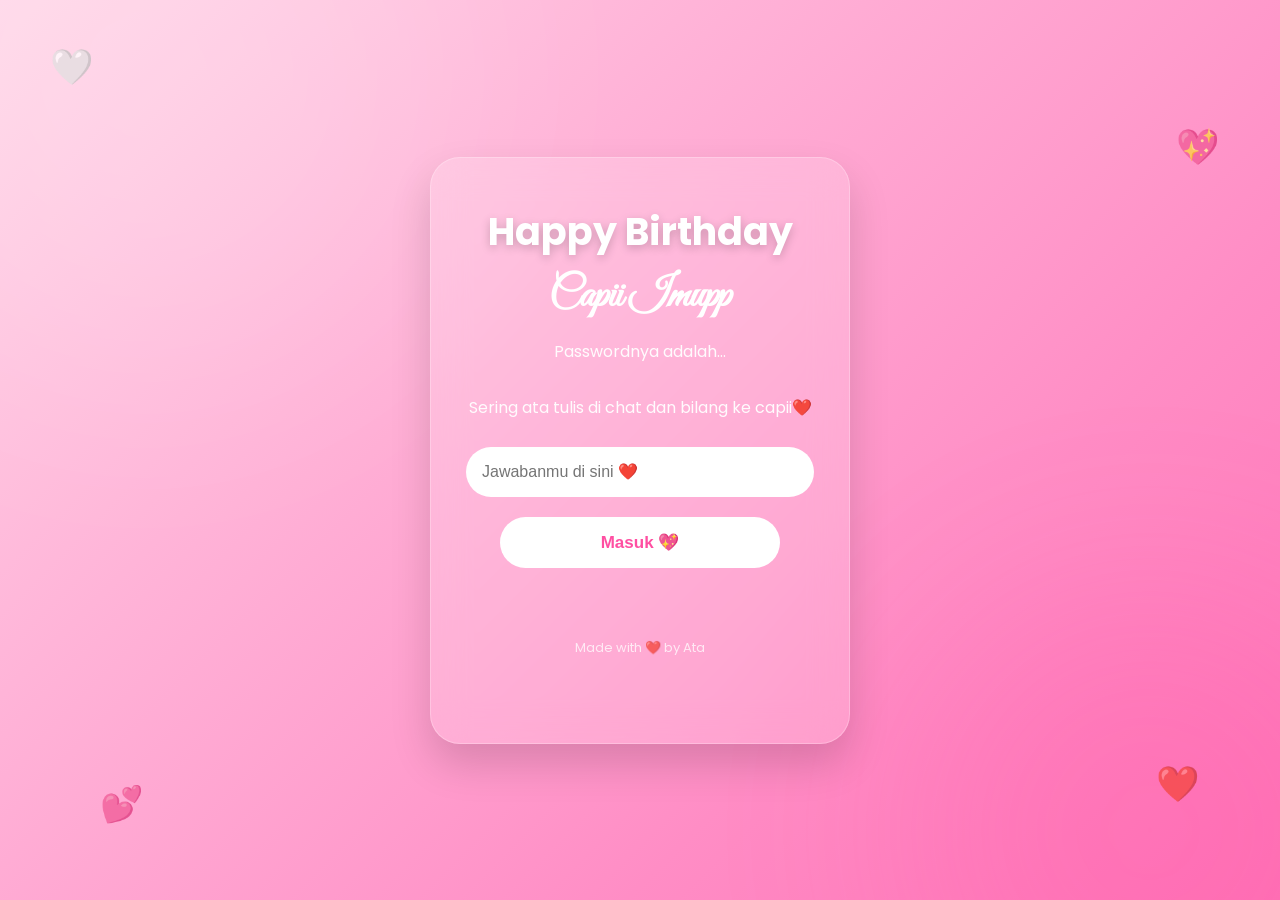
<file: index.html>
<!DOCTYPE html>
<html lang="id">

<head>

    <meta charset="UTF-8">

    <meta name="viewport" content="width=device-width, initial-scale=1.0">

    <meta name="description" content="Happy Birthday Capii ❤️">

    <title>Happy Birthday Capii ❤️</title>

    <!-- Google Font -->
    <link rel="preconnect" href="https://fonts.googleapis.com">

    <link rel="preconnect" href="https://fonts.gstatic.com" crossorigin>

    <link href="https://fonts.googleapis.com/css2?family=Poppins:wght@300;400;500;600;700&family=Great+Vibes&display=swap" rel="stylesheet">

    <!-- CSS -->
    <link rel="stylesheet" href="style.css">

</head>

<body>

    <!-- Floating Hearts -->

    <div class="heart h1">🤍</div>
    <div class="heart h2">💖</div>
    <div class="heart h3">💕</div>
    <div class="heart h4">❤️</div>

    <!-- Login -->

    <div class="container">

        <div class="card">

            <h1>Happy Birthday</h1>

            <div class="love">
            </div>

            <h2 class="subtitle">
                Capii Imupp
            </h2>

            <p class="hint">

                Passwordnya adalah...

                <br><br>

                Sering ata tulis di chat dan bilang ke capii❤️

            </p>

            <input
                type="password"
                id="password"
                maxlength="30"
                autocomplete="off"
                placeholder="Jawabanmu di sini ❤️">

            <button onclick="checkPassword()">

                Masuk 💖

            </button>

            <p class="error" id="error"></p>

            <div class="footer">

                Made with ❤️ by Ata

            </div>

        </div>

    </div>

    <script src="script.js"></script>

</body>

</html>
</file>
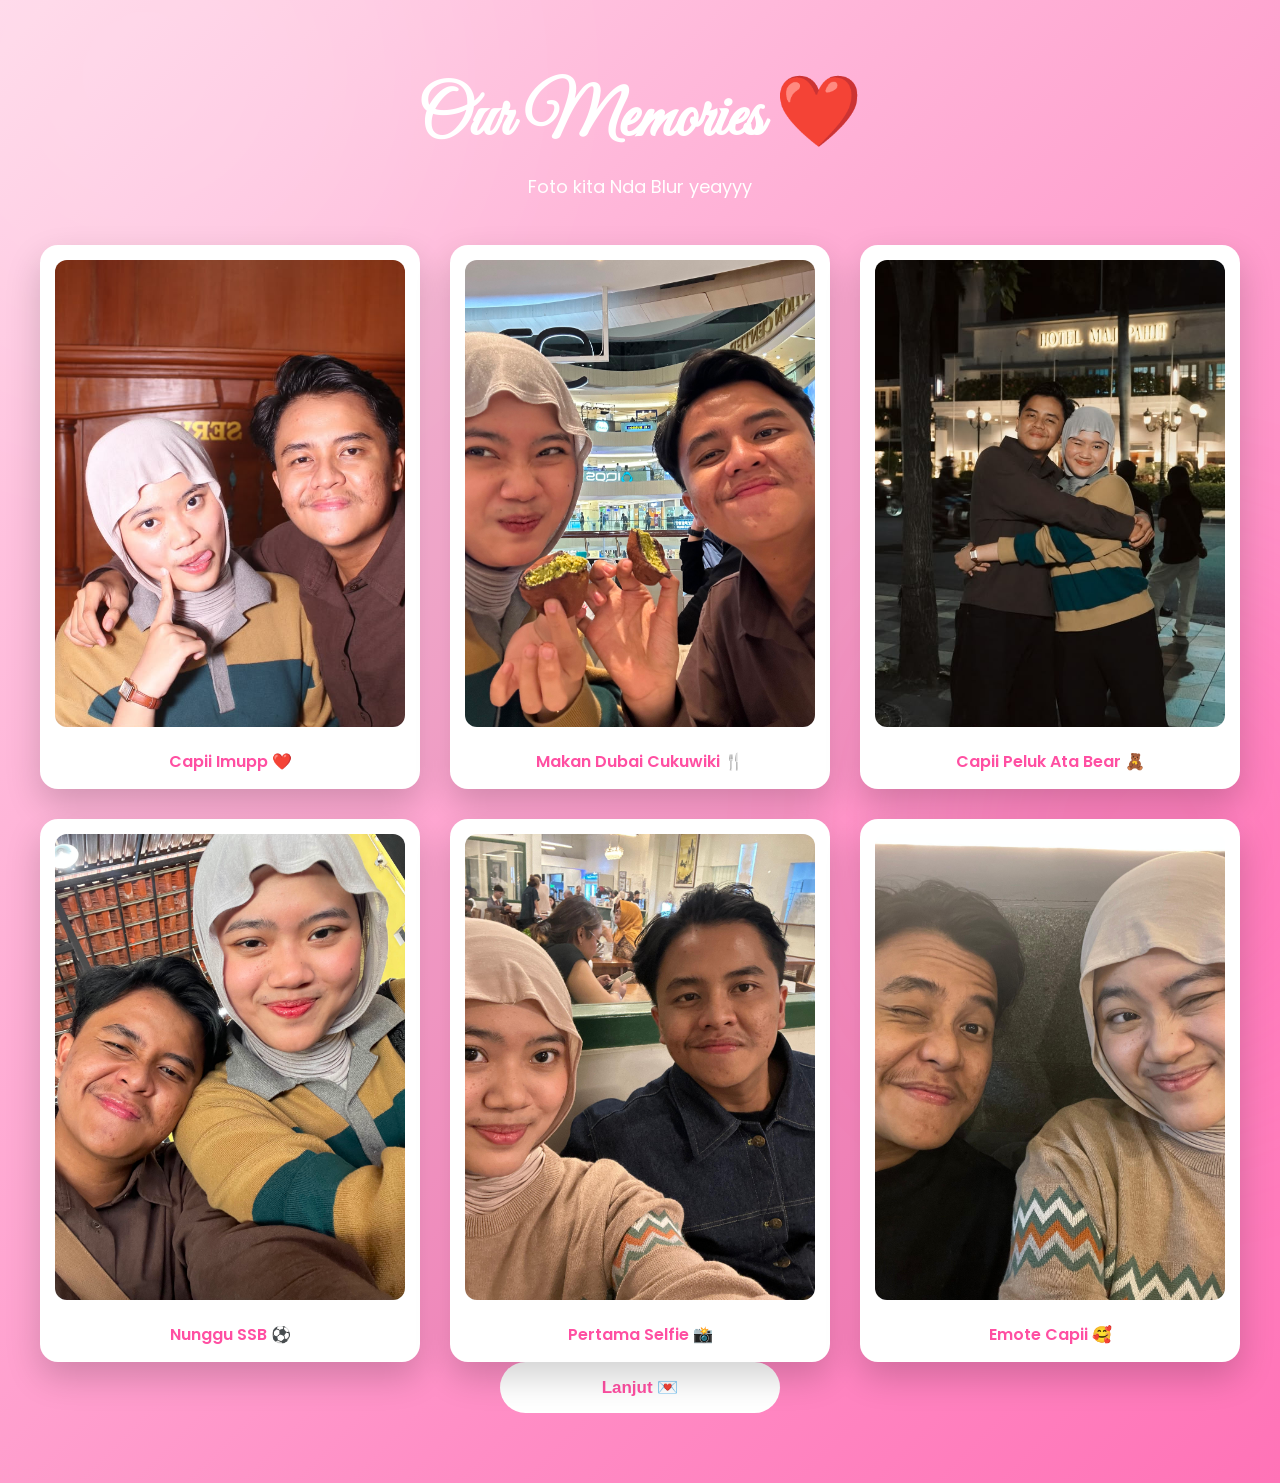
<file: pages/gallery.html>
<!DOCTYPE html>
<html lang="id">

<head>

    <meta charset="UTF-8">
    <meta name="viewport" content="width=device-width, initial-scale=1.0">

    <title>Gallery ❤️</title>

    <link rel="stylesheet" href="../style.css">

    <link href="https://fonts.googleapis.com/css2?family=Poppins:wght@300;400;600;700&family=Great+Vibes&display=swap" rel="stylesheet">

</head>

<body>

    <!-- Musik -->
    <audio id="galleryMusic" loop preload="auto">
        <source src="../assets/music/gallery.mp3" type="audio/mpeg">
    </audio>

    <div class="gallery-page">

        <h1>Our Memories ❤️</h1>

        <p>Foto kita Nda Blur yeayyy</p>

        <div class="gallery">

            <div class="photo">
                <img src="../assets/images/foto1.jpg" alt="Foto 1">
                <span>Capii Imupp ❤️</span>
            </div>

            <div class="photo">
                <img src="../assets/images/foto2.jpg" alt="Foto 2">
                <span>Makan Dubai Cukuwiki 🍴</span>
            </div>

            <div class="photo">
                <img src="../assets/images/foto3.jpg" alt="Foto 3">
                <span>Capii Peluk Ata Bear 🧸</span>
            </div>

            <div class="photo">
                <img src="../assets/images/foto4.jpg" alt="Foto 4">
                <span>Nunggu SSB ⚽</span>
            </div>

            <div class="photo">
                <img src="../assets/images/foto5.jpg" alt="Foto 5">
                <span>Pertama Selfie 📸</span>
            </div>

            <div class="photo">
                <img src="../assets/images/foto6.jpg" alt="Foto 6">
                <span>Emote Capii 🥰</span>
            </div>

        </div>

        <button onclick="goToLetter()">
            Lanjut 💌
        </button>

    </div>

<script>

const music = document.getElementById("galleryMusic");

music.volume = 0.35;

// Mencegah play dipanggil berkali-kali
let musicStarted = false;

function playMusic(){

    if(musicStarted) return;

    musicStarted = true;

    music.play().catch(() => {

        console.log("Browser memerlukan interaksi pengguna.");

    });

}

// Coba autoplay (desktop)
window.addEventListener("load", playMusic);

// Jika autoplay diblokir, interaksi pertama akan memulai musik
document.addEventListener("pointerdown", playMusic, { once:true });

function goToLetter(){

    music.pause();
    music.currentTime = 0;

    window.location.href = "letter.html";

}

</script>

</body>
</html>
</file>
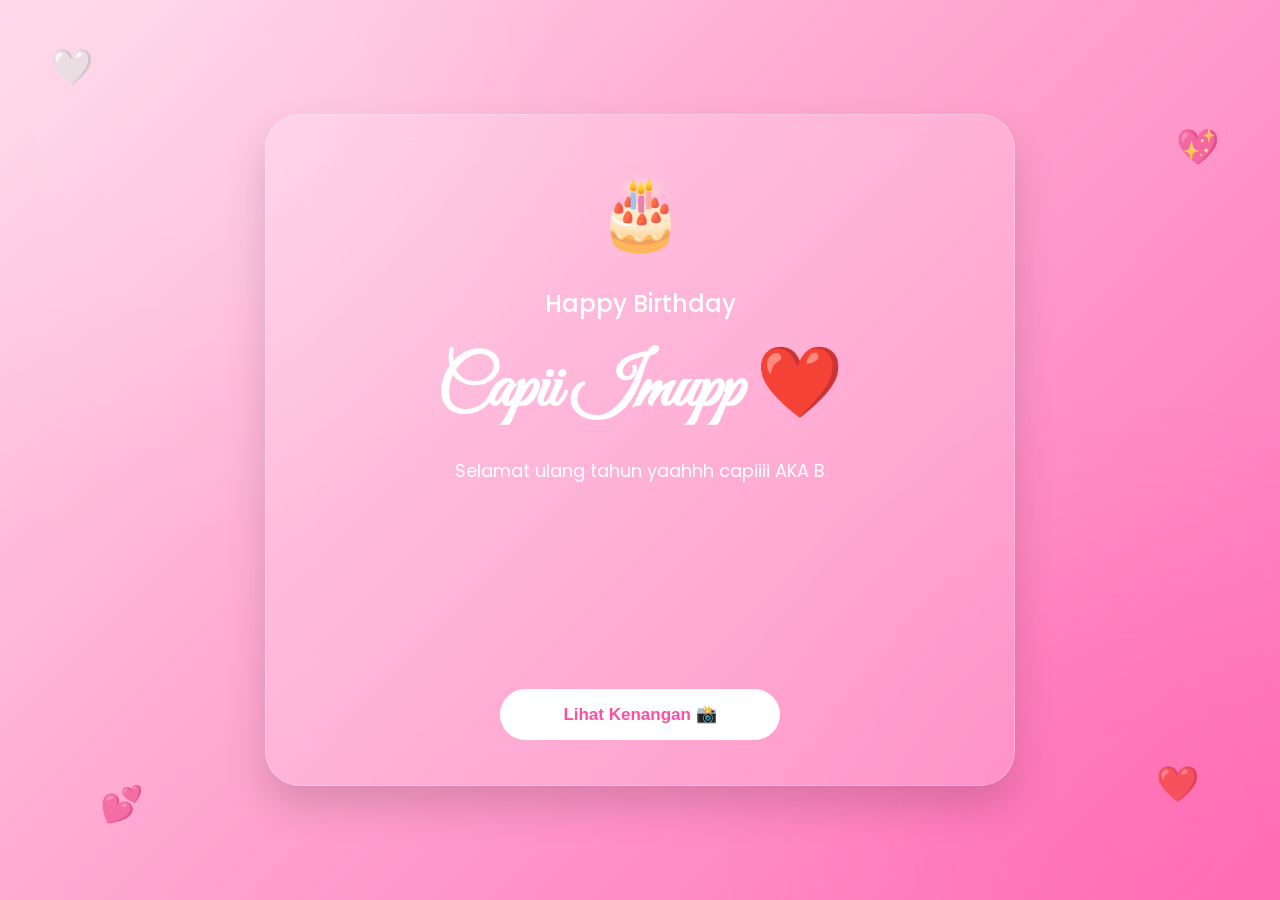
<file: pages/home.html>
<!DOCTYPE html>
<html lang="id">

<head>

    <meta charset="UTF-8">
    <meta name="viewport" content="width=device-width, initial-scale=1.0">

    <title>Happy Birthday ❤️</title>

    <!-- Font -->
    <link href="https://fonts.googleapis.com/css2?family=Poppins:wght@300;400;500;600;700&family=Great+Vibes&display=swap" rel="stylesheet">

    <!-- CSS -->
    <link rel="stylesheet" href="../style.css">

</head>

<body>

    <!-- Floating Hearts -->
    <div class="heart h1">🤍</div>
    <div class="heart h2">💖</div>
    <div class="heart h3">💕</div>
    <div class="heart h4">❤️</div>

    <section class="birthday-page">

        <div class="birthday-card">

            <div class="birthday-icon">
                🎂
            </div>

            <h3>Happy Birthday</h3>

            <h1>Capii Imupp ❤️</h1>

            <p id="typing"></p>

            <button onclick="nextPage()">
                Lihat Kenangan 📸
            </button>

        </div>

    </section>

    <script src="../script.js"></script>

</body>

</html>
</file>
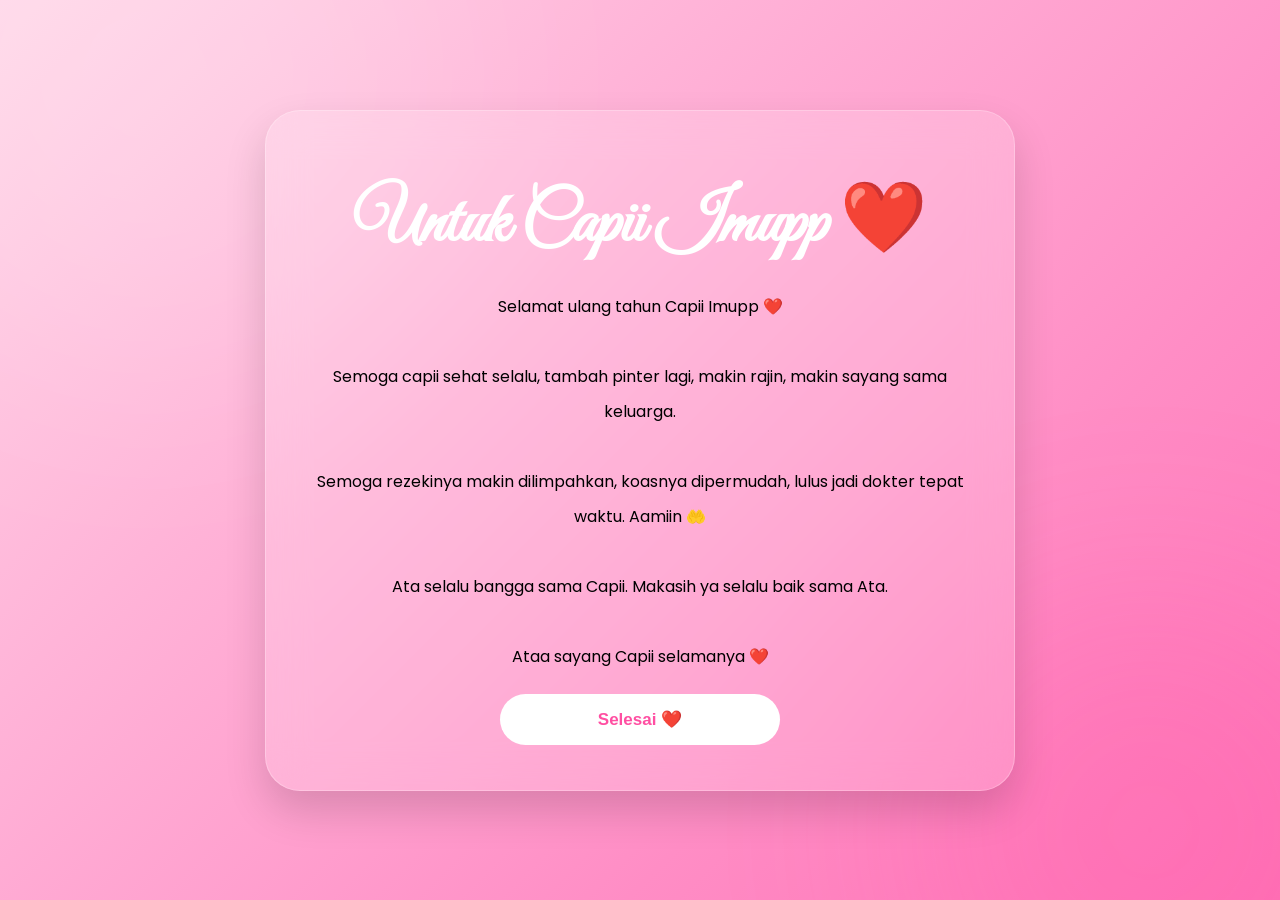
<file: pages/letter.html>
<!DOCTYPE html>
<html lang="id">

<head>

<meta charset="UTF-8">
<meta name="viewport" content="width=device-width, initial-scale=1.0">

<title>Untukmu ❤️</title>

<link rel="stylesheet" href="../style.css">

<link href="https://fonts.googleapis.com/css2?family=Great+Vibes&family=Poppins:wght@300;400;500;600;700&display=swap" rel="stylesheet">

</head>

<body>

<!-- Musik -->
<audio id="letterMusic" loop preload="auto">
    <source src="../assets/music/lagu1.mp3" type="audio/mpeg">
</audio>

<div class="birthday-page">

    <div class="birthday-card" id="letterCard">

        <h1>Untuk Capii Imupp ❤️</h1>

        <p style="line-height:35px">

            Selamat ulang tahun Capii Imupp ❤️

            <br><br>

            Semoga capii sehat selalu,
            tambah pinter lagi,
            makin rajin,
            makin sayang sama keluarga.

            <br><br>

            Semoga rezekinya makin dilimpahkan,
            koasnya dipermudah,
            lulus jadi dokter tepat waktu.

            Aamiin 🤲

            <br><br>

            Ata selalu bangga sama Capii.

            Makasih ya selalu baik sama Ata.

            <br><br>

            Ataa sayang Capii selamanya ❤️

        </p>

        <button class="finish-btn" onclick="finishLetter()">

            Selesai ❤️

        </button>

    </div>

</div>

<!-- Closing Envelope -->

<div id="closingEnvelope" class="closing-envelope">

    <div class="envelope2">

        <div class="top"></div>

        <div class="bottom"></div>

        <div class="love">❤️</div>

    </div>

</div>

<script>

const music = document.getElementById("letterMusic");

music.volume = 0.3;

// Browser desktop biasanya mengizinkan autoplay
window.addEventListener("load", () => {

    music.play().catch(() => {

        console.log("Menunggu interaksi pengguna...");

    });

});

// Interaksi pertama di HP
document.body.addEventListener("click", function(){

    if(music.paused){

        music.play();

    }

},{once:true});

// Tombol selesai
function finishLetter(){

    music.pause();

    document.getElementById("letterCard").style.display="none";

    document.getElementById("closingEnvelope").classList.add("show");

    setTimeout(()=>{

        window.location.href="../index.html";

    },3500);

}

</script>

</body>
</html>
</file>
<file: style.css>
/* =====================================================
   HAPPY BIRTHDAY WEBSITE
   PART 1
   Reset • Background • Login • Animations
===================================================== */

/* Google Font */
@import url('https://fonts.googleapis.com/css2?family=Poppins:wght@300;400;500;600;700&family=Great+Vibes&display=swap');

/* =========================
        RESET
========================= */

*{
    margin:0;
    padding:0;
    box-sizing:border-box;
}

html{
    scroll-behavior:smooth;
}

body{

    font-family:'Poppins',sans-serif;

    background:linear-gradient(
        135deg,
        #ffd6e8 0%,
        #ffb6d9 30%,
        #ff8dc5 70%,
        #ff73b7 100%
    );

    min-height:100vh;

    overflow-x:hidden;

    position:relative;

}

/* =========================
        BACKGROUND
========================= */

body::before{

    content:"";

    position:fixed;

    width:650px;
    height:650px;

    border-radius:50%;

    top:-250px;
    left:-180px;

    background:white;

    opacity:.15;

    filter:blur(120px);

    z-index:-2;

}

body::after{

    content:"";

    position:fixed;

    width:500px;
    height:500px;

    border-radius:50%;

    bottom:-180px;
    right:-120px;

    background:#ff4fa2;

    opacity:.18;

    filter:blur(100px);

    z-index:-2;

}

/* =========================
        CONTAINER
========================= */

.container{

    width:100%;

    min-height:100vh;

    display:flex;

    justify-content:center;

    align-items:center;

    padding:25px;

}

/* =========================
        LOGIN CARD
========================= */

.card{

    width:min(95%,420px);

    background:rgba(255,255,255,.18);

    backdrop-filter:blur(18px);

    border:1px solid rgba(255,255,255,.25);

    border-radius:30px;

    padding:45px 35px;

    text-align:center;

    box-shadow:0 20px 40px rgba(0,0,0,.15);

    animation:fadeUp 1s;

}

.card h1{

    color:white;

    font-size:clamp(28px,5vw,38px);

    margin-bottom:10px;

    text-shadow:0 3px 10px rgba(0,0,0,.2);

}

.card p{

    color:white;

    line-height:28px;

    margin-bottom:25px;

}

/* =========================
        HEART
========================= */

.love{

    font-size:55px;

    margin:20px 0;

    animation:heartbeat 1.8s infinite;

}

/* =========================
        INPUT
========================= */

input{

    width:100%;

    padding:16px;

    border:none;

    outline:none;

    border-radius:50px;

    font-size:16px;

    margin-bottom:20px;

    transition:.35s;

}

input:focus{

    transform:scale(1.02);

    box-shadow:0 0 20px rgba(255,79,162,.5);

}

/* =========================
        BUTTON
========================= */

button{

    width:100%;

    max-width:280px;

    padding:15px;

    border:none;

    border-radius:50px;

    cursor:pointer;

    background:white;

    color:#ff4fa2;

    font-size:17px;

    font-weight:600;

    transition:.35s;

}

button:hover{

    background:#ff4fa2;

    color:white;

    transform:translateY(-3px);

    box-shadow:0 15px 30px rgba(255,79,162,.4);

}

/* =========================
        ERROR
========================= */

.error{

    margin-top:20px;

    color:white;

    font-weight:600;

}

/* =========================
    FLOATING HEARTS
========================= */

.heart{

    position:fixed;

    font-size:35px;

    opacity:.7;

    animation:floatHeart 8s ease-in-out infinite;

    user-select:none;

}

.h1{

    top:40px;
    left:50px;

}

.h2{

    top:120px;
    right:60px;

    animation-delay:2s;

}

.h3{

    bottom:70px;
    left:100px;

    animation-delay:4s;

}

.h4{

    bottom:90px;
    right:80px;

    animation-delay:6s;

}

/* =========================
        ANIMATIONS
========================= */

@keyframes floatHeart{

    0%{

        transform:translateY(0);

    }

    50%{

        transform:translateY(-20px);

    }

    100%{

        transform:translateY(0);

    }

}

@keyframes heartbeat{

    0%{

        transform:scale(1);

    }

    25%{

        transform:scale(1.15);

    }

    50%{

        transform:scale(.95);

    }

    75%{

        transform:scale(1.1);

    }

    100%{

        transform:scale(1);

    }

}

@keyframes fadeUp{

    from{

        opacity:0;

        transform:translateY(35px);

    }

    to{

        opacity:1;

        transform:translateY(0);

    }

}

.shake{

    animation:shake .45s;

}

@keyframes shake{

    0%{transform:translateX(0);}
    25%{transform:translateX(-8px);}
    50%{transform:translateX(8px);}
    75%{transform:translateX(-8px);}
    100%{transform:translateX(0);}

}

/* =========================
    RESPONSIVE LOGIN
========================= */

@media (max-width:768px){

    .card{

        padding:35px 25px;

    }

}

@media (max-width:480px){

    .card{

        width:95%;

        padding:30px 20px;

    }

    .card h1{

        font-size:30px;

    }

    .love{

        font-size:45px;

    }

    input{

        font-size:15px;

    }

    button{

        width:100%;

    }

}

/* =====================================================
   HAPPY BIRTHDAY WEBSITE
   PART 2
   Home • Gallery • Letter • Closing Envelope
===================================================== */

/* =========================
        HOME PAGE
========================= */

.birthday-page{

    width:100%;

    min-height:100vh;

    display:flex;

    justify-content:center;

    align-items:center;

    padding:40px 20px;

}

.birthday-card{

    width:min(92%,750px);

    background:rgba(255,255,255,.18);

    backdrop-filter:blur(20px);

    border:1px solid rgba(255,255,255,.25);

    border-radius:35px;

    padding:45px;

    text-align:center;

    box-shadow:0 20px 40px rgba(0,0,0,.15);

    animation:fadeUp 1s;

}

.birthday-icon{

    font-size:70px;

    margin-bottom:20px;

    animation:heartbeat 2s infinite;

}

.birthday-card h3{

    color:white;

    font-size:24px;

    font-weight:500;

}

.birthday-card h1{

    font-family:'Great Vibes',cursive;

    color:white;

    font-size:clamp(45px,7vw,70px);

    margin:20px 0;

}

#typing{

    color:white;

    line-height:34px;

    font-size:18px;

    min-height:180px;

    margin-bottom:35px;

}

/* =========================
        GALLERY
========================= */

.gallery-page{

    width:100%;

    min-height:100vh;

    padding:70px 40px;

    text-align:center;

}

.gallery-page h1{

    color:white;

    font-family:'Great Vibes',cursive;

    font-size:clamp(45px,7vw,70px);

    margin-bottom:10px;

}

.gallery-page p{

    color:white;

    margin-bottom:45px;

    font-size:18px;

}

.gallery{

    display:grid;

    grid-template-columns:repeat(auto-fit,minmax(240px,1fr));

    gap:30px;

}

/* =========================
        PHOTO CARD
========================= */

.photo{

    background:white;

    padding:15px;

    border-radius:18px;

    transition:.4s;

    cursor:pointer;

    box-shadow:0 15px 35px rgba(0,0,0,.18);

}

.photo:hover{

    transform:translateY(-10px) rotate(-2deg);

}

.photo img{

    width:100%;

    aspect-ratio:3/4;

    object-fit:cover;

    border-radius:12px;

}

.photo span{

    display:block;

    margin-top:15px;

    color:#ff4fa2;

    font-weight:600;

}

/* =========================
        LETTER PAGE
========================= */

.letter-title{

    font-family:'Great Vibes',cursive;

    color:white;

    font-size:60px;

    margin-bottom:20px;

}

.letter-text{

    color:white;

    line-height:36px;

    font-size:18px;

    text-align:justify;

    margin:35px 0;

}

/* =========================
        FINISH BUTTON
========================= */

.finish-btn{

    margin-top:30px;

}

/* =========================
    CLOSING ENVELOPE
========================= */

.closing-envelope{

    position:fixed;

    inset:0;

    display:flex;

    justify-content:center;

    align-items:center;

    flex-direction:column;

    background:linear-gradient(135deg,#ffd6e8,#ff73b7);

    opacity:0;

    visibility:hidden;

    transition:1s;

    z-index:9999;

}

.closing-envelope.show{

    opacity:1;

    visibility:visible;

}

/* =========================
        ENVELOPE
========================= */

.envelope2{

    width:260px;

    height:180px;

    position:relative;

    animation:floatHeart 2.5s infinite;

}

.bottom{

    width:260px;

    height:150px;

    position:absolute;

    bottom:0;

    background:white;

    border-radius:0 0 18px 18px;

    box-shadow:0 20px 40px rgba(0,0,0,.2);

}

.top{

    width:0;

    height:0;

    position:absolute;

    border-left:130px solid transparent;

    border-right:130px solid transparent;

    border-top:90px solid #ffd5e5;

    z-index:2;

}

.love{

    position:absolute;

    left:50%;

    top:70px;

    transform:translateX(-50%);

    font-size:42px;

    z-index:5;

}

/* =========================
    CLOSING TEXT
========================= */

.closing-envelope p{

    color:white;

    margin-top:35px;

    font-size:26px;

    font-weight:600;

}

/* =========================
        BUTTON
========================= */

.birthday-card button{

    margin-top:20px;

}

/* =========================
    PHOTO SHADOW
========================= */

.photo::after{

    content:"";

    position:absolute;

    inset:0;

    border-radius:18px;

    pointer-events:none;

}

/* =========================
    RESPONSIVE TABLET
========================= */

@media(max-width:768px){

    .birthday-card{

        padding:35px 25px;

    }

    .gallery-page{

        padding:50px 20px;

    }

    .gallery{

        gap:20px;

    }

}

/* =========================
    RESPONSIVE MOBILE
========================= */

@media(max-width:480px){

    .birthday-card{

        width:95%;

        padding:28px 20px;

    }

    .birthday-card h1{

        font-size:42px;

    }

    .birthday-card h3{

        font-size:20px;

    }

    #typing{

        font-size:16px;

        line-height:30px;

    }

    .gallery-page h1{

        font-size:45px;

    }

    .gallery-page p{

        font-size:16px;

    }

    .gallery{

        grid-template-columns:1fr;

    }

    .photo{

        padding:12px;

    }

    .closing-envelope p{

        font-size:20px;

        text-align:center;

        padding:0 20px;

    }

    .envelope2{

        transform:scale(.85);

    }

}

/* =====================================================
   HAPPY BIRTHDAY WEBSITE
   PART 3 (FINAL)
   Premium Effect • Music Button • Loading • Responsive
===================================================== */


/* ==========================================
        SCROLLBAR
========================================== */

::-webkit-scrollbar{

    width:10px;

}

::-webkit-scrollbar-track{

    background:#ffd8ea;

}

::-webkit-scrollbar-thumb{

    background:#ff73b7;

    border-radius:20px;

}

::-webkit-scrollbar-thumb:hover{

    background:#ff4fa2;

}


/* ==========================================
        SELECTION
========================================== */

::selection{

    background:#ff4fa2;

    color:white;

}


/* ==========================================
        SECTION TRANSITION
========================================== */

section{

    animation:fadeUp .8s ease;

}


/* ==========================================
        GLASS EFFECT
========================================== */

.glass{

    background:rgba(255,255,255,.18);

    backdrop-filter:blur(20px);

    border:1px solid rgba(255,255,255,.25);

    box-shadow:0 15px 40px rgba(0,0,0,.15);

}


/* ==========================================
        MUSIC BUTTON
========================================== */

.music-btn{

    position:fixed;

    right:20px;

    top:20px;

    width:60px;

    height:60px;

    border-radius:50%;

    display:flex;

    justify-content:center;

    align-items:center;

    background:white;

    color:#ff4fa2;

    font-size:24px;

    cursor:pointer;

    box-shadow:0 10px 25px rgba(0,0,0,.2);

    transition:.3s;

    z-index:999;

}

.music-btn:hover{

    transform:scale(1.1);

}


/* ==========================================
        LOADING
========================================== */

.loading{

    position:fixed;

    inset:0;

    background:linear-gradient(
        135deg,
        #ffd6e8,
        #ff73b7
    );

    display:flex;

    justify-content:center;

    align-items:center;

    flex-direction:column;

    color:white;

    z-index:99999;

}

.loading h2{

    margin-top:20px;

    font-size:26px;

}

.loader-heart{

    font-size:80px;

    animation:heartbeat 1.2s infinite;

}


/* ==========================================
        FLOATING PETALS
========================================== */

.petal{

    position:fixed;

    color:#fff;

    opacity:.4;

    font-size:22px;

    animation:petalFall linear infinite;

    pointer-events:none;

}

@keyframes petalFall{

    from{

        transform:
            translateY(-120px)
            rotate(0deg);

    }

    to{

        transform:
            translateY(120vh)
            rotate(360deg);

    }

}


/* ==========================================
        GALLERY HOVER
========================================== */

.photo{

    position:relative;

    overflow:hidden;

}

.photo img{

    transition:.5s;

}

.photo:hover img{

    transform:scale(1.08);

}

.photo span{

    transition:.4s;

}

.photo:hover span{

    letter-spacing:1px;

}


/* ==========================================
        LETTER CARD
========================================== */

.birthday-card{

    transition:.4s;

}

.birthday-card:hover{

    transform:translateY(-5px);

}


/* ==========================================
        BUTTON
========================================== */

button{

    transition:.35s;

}

button:active{

    transform:scale(.96);

}


/* ==========================================
        FADE
========================================== */

.fade-out{

    animation:fadeOut .8s forwards;

}

@keyframes fadeOut{

    to{

        opacity:0;

    }

}


/* ==========================================
        DESKTOP
========================================== */

@media(min-width:1200px){

    .birthday-card{

        max-width:760px;

    }

    .gallery{

        grid-template-columns:
        repeat(3,1fr);

    }

}


/* ==========================================
        LAPTOP
========================================== */

@media(max-width:1024px){

    .gallery{

        grid-template-columns:
        repeat(2,1fr);

    }

}


/* ==========================================
        TABLET
========================================== */

@media(max-width:768px){

    .gallery{

        grid-template-columns:1fr 1fr;

    }

    .birthday-card{

        padding:35px 25px;

    }

    .music-btn{

        width:55px;

        height:55px;

    }

}


/* ==========================================
        MOBILE
========================================== */

@media(max-width:480px){

    body{

        overflow-x:hidden;

    }

    .gallery{

        grid-template-columns:1fr;

    }

    .birthday-card{

        width:95%;

        padding:25px;

    }

    .birthday-card h1{

        font-size:42px;

    }

    .birthday-card p{

        font-size:16px;

        line-height:30px;

    }

    .music-btn{

        width:50px;

        height:50px;

        font-size:20px;

    }

}


/* ==========================================
        SMALL PHONE
========================================== */

@media(max-width:360px){

    .birthday-card h1{

        font-size:35px;

    }

    .card h1{

        font-size:25px;

    }

}


/* ==========================================
        FOOTER
========================================== */

.footer{

    text-align:center;

    color:white;

    padding:40px 20px;

    opacity:.8;

}

.subtitle{

    color:white;

    font-family:'Great Vibes',cursive;

    font-size:42px;

    margin-bottom:15px;

}

.hint{

    color:white;

    line-height:28px;

    margin-bottom:30px;

    opacity:.95;

}

.footer{

    margin-top:30px;

    color:white;

    font-size:13px;

    opacity:.75;

}

/* ==========================================
        END
========================================== */
</file>
